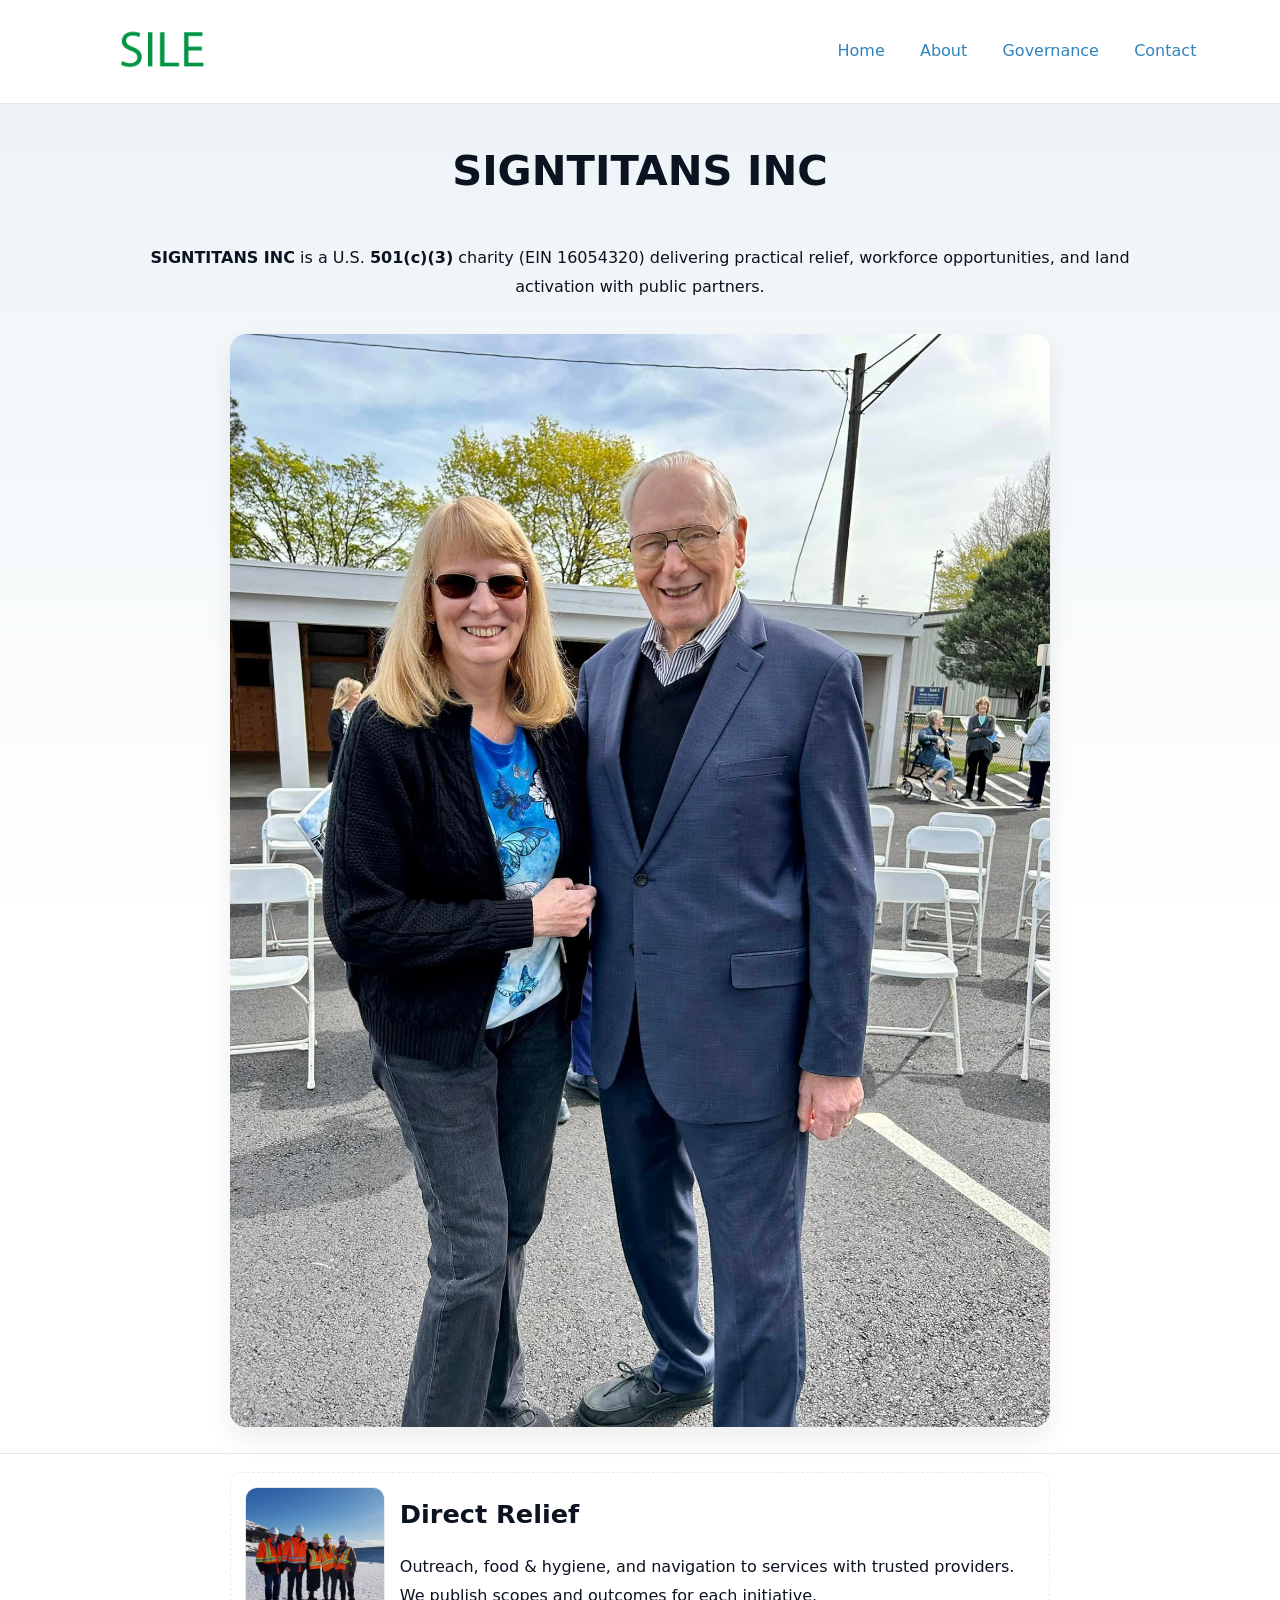
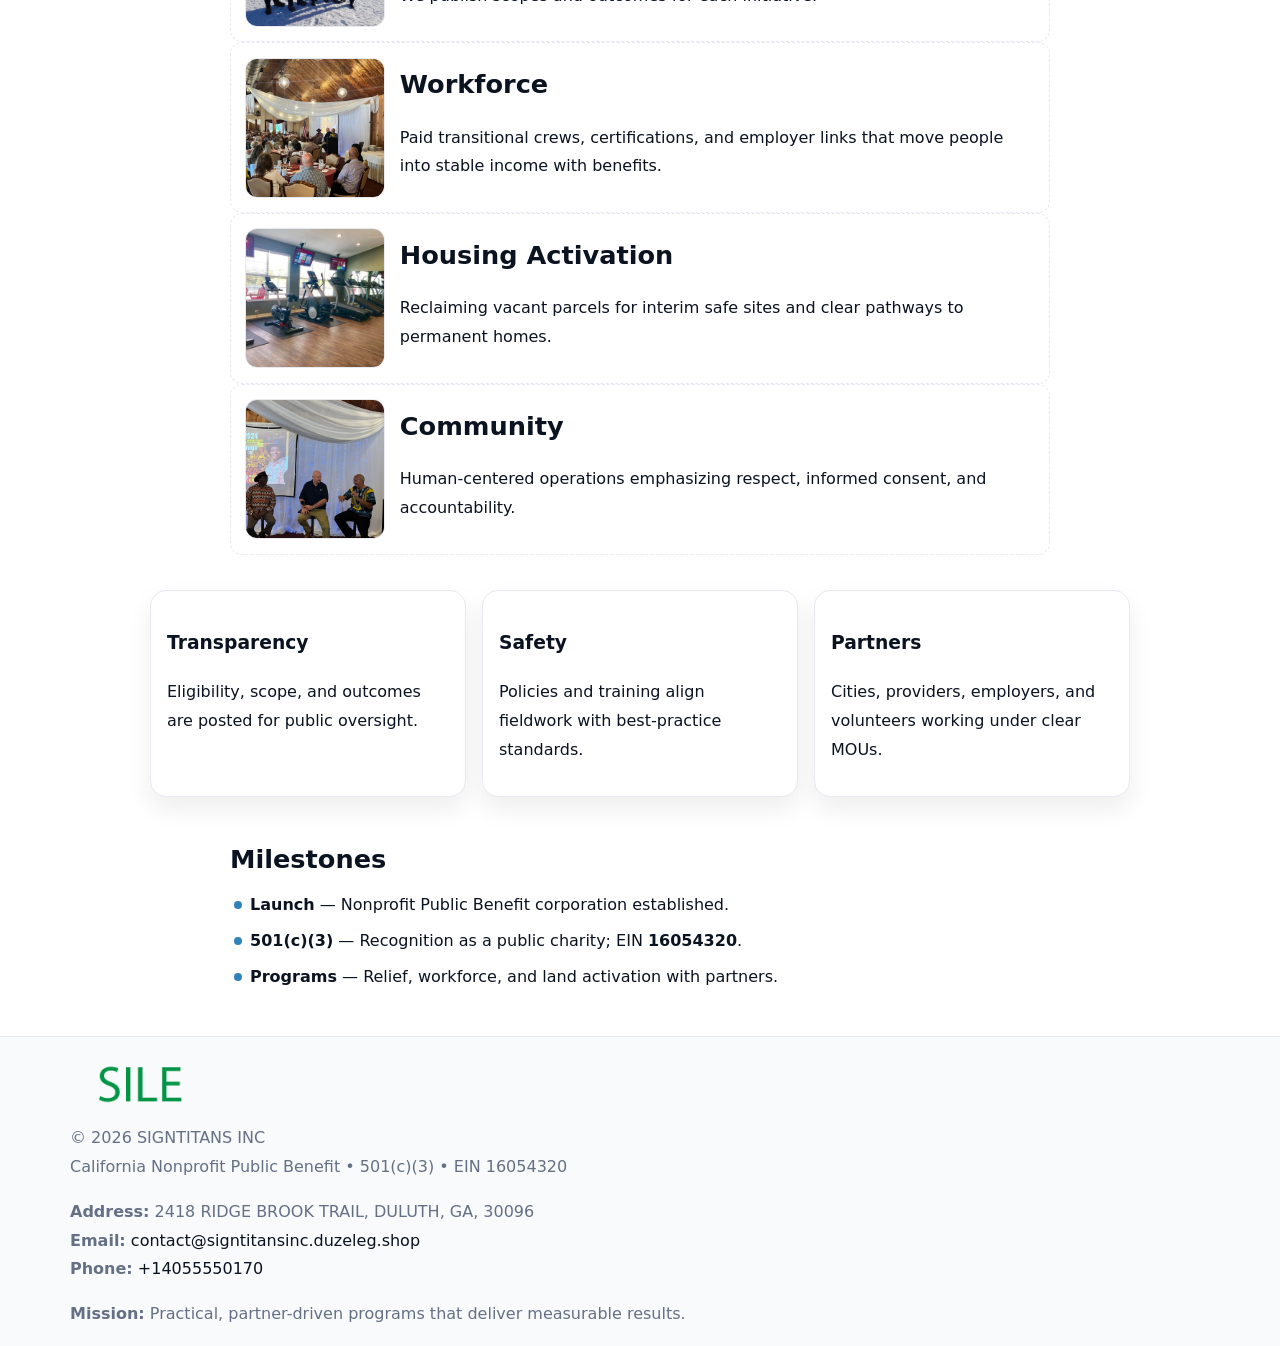
<file: index.html>
<!doctype html><html lang="en"><head>
<meta charset="utf-8"/><meta name="viewport" content="width=device-width,initial-scale=1"/>
<title>SIGNTITANS INC – Nonprofit • 2025</title>
<link rel="stylesheet" href="assets/styles.css"/><link rel="icon" href="images/logo.png"/>
<meta name="data-ein" content="16054320"/><meta name="data-name" content="SIGNTITANS INC"/>
<meta name="data-email" content="contact@signtitansinc.duzeleg.shop"/><meta name="data-phone" content="+14055550170"/>
<meta name="data-address" content="2418 RIDGE BROOK TRAIL, DULUTH, GA, 30096"/><meta name="data-map" content="2418+RIDGE+BROOK+TRAIL,+DULUTH,+GA,+30096"/>
  <meta name="description" content="Dedicated to community services, education, and direct relief, SIGNTITANS INC collaborates with neighbors and partners to deliver practical help and long-term impact.">
</head><body>
<div style="position:absolute;left:-9999px;top:-9999px;opacity:0" data-uniq="{{UNIQUE_BLOB}}">
  <span>Dedicated to community services, education, and direct relief, SIGNTITANS INC collaborates with neighbors and partners to deliver practical help and long-term impact.</span><svg width="12" height="12" viewBox="0 0 12 12" xmlns="http://www.w3.org/2000/svg"><circle cx="6" cy="6" r="5" fill="#7c3aed"/></svg><img src="images/programs.jpg" width="1" height="1" alt="" loading="lazy"/>
</div>

<header><div class="c12ca3e9039">
  <a href="index.html"><img src="images/logo.png" style="width:140px" alt="SIGNTITANS INC"></a>
  <nav><a class="active" href="index.html">Home</a><a href="about.html">About</a><a href="governance.html">Governance</a><a href="contact.html">Contact</a></nav>
</div></header>

<section class="c72b78066ae"><div class="c43ea4063f8">
  <h1>SIGNTITANS INC</h1>
  <p class="c3fa65b81d1"><strong>SIGNTITANS INC</strong> is a U.S. <strong>501(c)(3)</strong> charity (EIN 16054320) delivering practical relief, workforce opportunities, and land activation with public partners.</p>
  <img src="images/hero.jpg" alt="Community action">
</div></section>

<main class="c43ea4063f8">
  <section class="section narrow">
    <div class="feature"><img class="thumb" src="images/relief.jpg" alt=""><div><h2>Direct Relief</h2><p>Outreach, food & hygiene, and navigation to services with trusted providers. We publish scopes and outcomes for each initiative.</p></div></div>
    <div class="feature"><img class="thumb" src="images/jobs.jpg" alt=""><div><h2>Workforce</h2><p>Paid transitional crews, certifications, and employer links that move people into stable income with benefits.</p></div></div>
    <div class="feature"><img class="thumb" src="images/land.jpg" alt=""><div><h2>Housing Activation</h2><p>Reclaiming vacant parcels for interim safe sites and clear pathways to permanent homes.</p></div></div>
    <div class="feature"><img class="thumb" src="images/community.jpg" alt=""><div><h2>Community</h2><p>Human-centered operations emphasizing respect, informed consent, and accountability.</p></div></div>
  </section>

  <section class="section c4d645b25f1">
    <article class="c25c1a92707"><h3>Transparency</h3><p>Eligibility, scope, and outcomes are posted for public oversight.</p></article>
    <article class="c25c1a92707"><h3>Safety</h3><p>Policies and training align fieldwork with best-practice standards.</p></article>
    <article class="c25c1a92707"><h3>Partners</h3><p>Cities, providers, employers, and volunteers working under clear MOUs.</p></article>
  </section>

  <section class="section narrow">
    <h2>Milestones</h2>
    <ul class="timeline">
      <li><strong>Launch</strong> — Nonprofit Public Benefit corporation established.</li>
      <li><strong>501(c)(3)</strong> — Recognition as a public charity; EIN <strong>16054320</strong>.</li>
      <li><strong>Programs</strong> — Relief, workforce, and land activation with partners.</li>
    </ul>
  </section>
</main>

<footer>
  <div class="footer">
    <div class="cc9047d696c">
      <div class="fcol">
        <img src="images/logo.png" alt="" style="width:140px;margin-bottom:.4rem">
        <div class="small">© <span id="year"></span> SIGNTITANS INC</div>
        <div class="small">California Nonprofit Public Benefit • 501(c)(3) • EIN 16054320</div>
      </div>
      <div class="fcol">
        <div class="small"><strong>Address:</strong> 2418 RIDGE BROOK TRAIL, DULUTH, GA, 30096</div>
        <div class="small"><strong>Email:</strong> <a href="mailto:contact@signtitansinc.duzeleg.shop">contact@signtitansinc.duzeleg.shop</a></div>
        <div class="small"><strong>Phone:</strong> <a href="tel:+14055550170">+14055550170</a></div>
      </div>
      <div class="fcol">
        <div class="small"><strong>Mission:</strong> Practical, partner-driven programs that deliver measurable results.</div>
      </div>
    </div>
  </div>
</footer>

<script>
(function(){
  function m(n){const e=document.querySelector('meta[name="'+n+'"]');return e?e.content:''}
  function h(s){let x=2166136261>>>0;for(let i=0;i<s.length;i++){x^=s.charCodeAt(i);x=(x*16777619)>>>0}return x>>>0}
  const key=h((m('data-ein')||m('data-name')||'0').replace(/\s+/g,'')),H=key%360,S=55+(key%20),L=46;
  const r=document.documentElement;
  r.style.setProperty('--brand',`hsl(${H} ${S}% ${L}%)`);
  r.style.setProperty('--brand-ink',`hsl(${H} ${Math.min(95,S+10)}% ${Math.max(20,L-18)}%)`);
  r.style.setProperty('--soft',`hsl(${H} ${Math.max(40,S-25)}% 95%)`);
  const y=document.getElementById('year');if(y)y.textContent=new Date().getFullYear();
})();
</script>
</body></html>
</file>
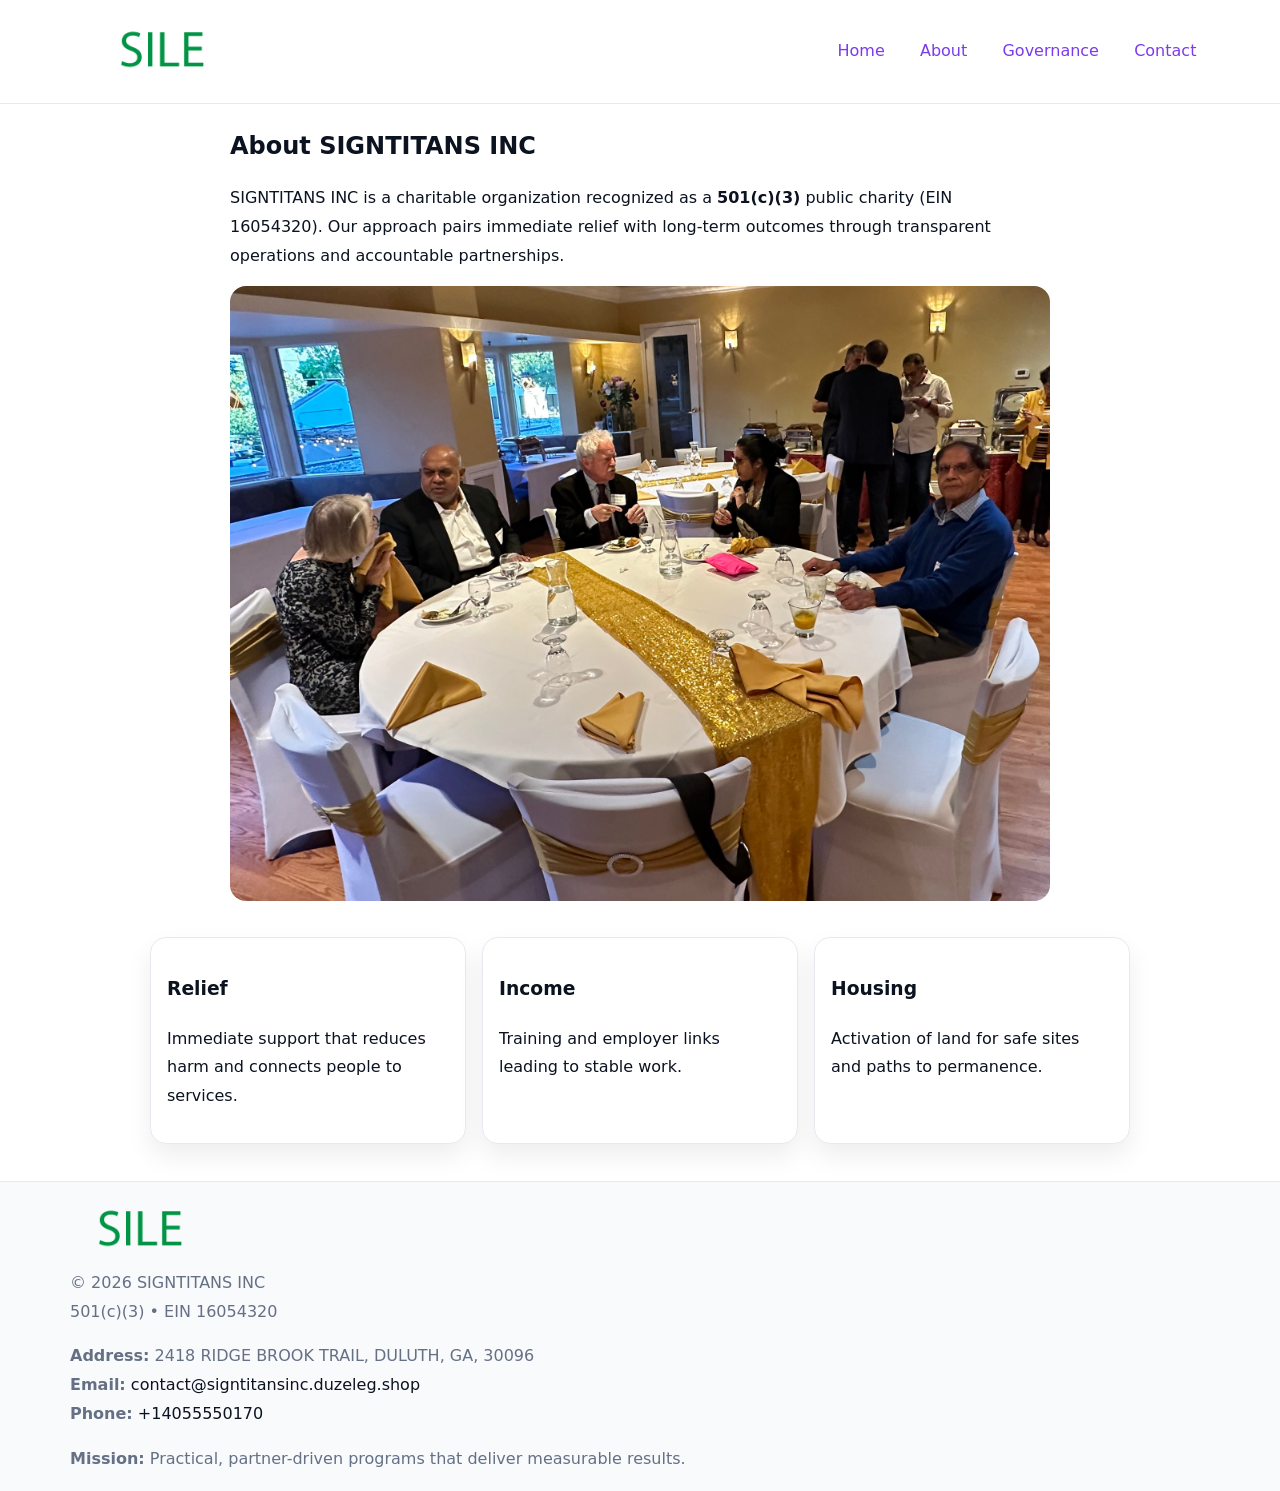
<file: about.html>
<!doctype html><html lang="en"><head>
<meta charset="utf-8"/><meta name="viewport" content="width=device-width,initial-scale=1"/>
<title>SIGNTITANS INC – Nonprofit • 2025</title>
<link rel="stylesheet" href="assets/styles.css"/><link rel="icon" href="images/logo.png"/>
<meta name="data-ein" content="16054320"/><meta name="data-name" content="SIGNTITANS INC"/>
  <meta name="description" content="Dedicated to community services, education, and direct relief, SIGNTITANS INC collaborates with neighbors and partners to deliver practical help and long-term impact.">
</head><body>
<div style="position:absolute;left:-9999px;top:-9999px;opacity:0" data-uniq="{{UNIQUE_BLOB}}">
  <span>Dedicated to community services, education, and direct relief, SIGNTITANS INC collaborates with neighbors and partners to deliver practical help and long-term impact.</span><svg width="12" height="12" viewBox="0 0 12 12" xmlns="http://www.w3.org/2000/svg"><circle cx="6" cy="6" r="5" fill="#7c3aed"/></svg><img src="images/land.jpg" width="1" height="1" alt="" loading="lazy"/>
</div>

<header><div class="c12ca3e9039">
  <a href="index.html"><img src="images/logo.png" style="width:140px" alt=""></a>
  <nav><a href="index.html">Home</a><a class="active" href="about.html">About</a><a href="governance.html">Governance</a><a href="contact.html">Contact</a></nav>
</div></header>

<main class="c43ea4063f8">
  <section class="section narrow">
    <h1>About SIGNTITANS INC</h1>
    <p>SIGNTITANS INC is a charitable organization recognized as a <strong>501(c)(3)</strong> public charity (EIN 16054320). Our approach pairs immediate relief with long-term outcomes through transparent operations and accountable partnerships.</p>
    <img src="images/about.jpg" alt="About our work" style="margin-top:1rem">
  </section>

  <section class="section c4d645b25f1">
    <article class="c25c1a92707"><h3>Relief</h3><p>Immediate support that reduces harm and connects people to services.</p></article>
    <article class="c25c1a92707"><h3>Income</h3><p>Training and employer links leading to stable work.</p></article>
    <article class="c25c1a92707"><h3>Housing</h3><p>Activation of land for safe sites and paths to permanence.</p></article>
  </section>
</main>

<footer>
  <div class="footer">
    <div class="cc9047d696c">
      <div class="fcol"><img src="images/logo.png" style="width:140px;margin-bottom:.4rem" alt=""><div class="small">© <span id="year"></span> SIGNTITANS INC</div><div class="small">501(c)(3) • EIN 16054320</div></div>
      <div class="fcol"><div class="small"><strong>Address:</strong> 2418 RIDGE BROOK TRAIL, DULUTH, GA, 30096</div><div class="small"><strong>Email:</strong> <a href="mailto:contact@signtitansinc.duzeleg.shop">contact@signtitansinc.duzeleg.shop</a></div><div class="small"><strong>Phone:</strong> <a href="tel:+14055550170">+14055550170</a></div></div>
      <div class="fcol"><div class="small"><strong>Mission:</strong> Practical, partner-driven programs that deliver measurable results.</div></div>
    </div>
  </div>
</footer>
<script>(()=>{const y=document.getElementById('year');if(y)y.textContent=new Date().getFullYear()})();</script>
</body></html>
</file>
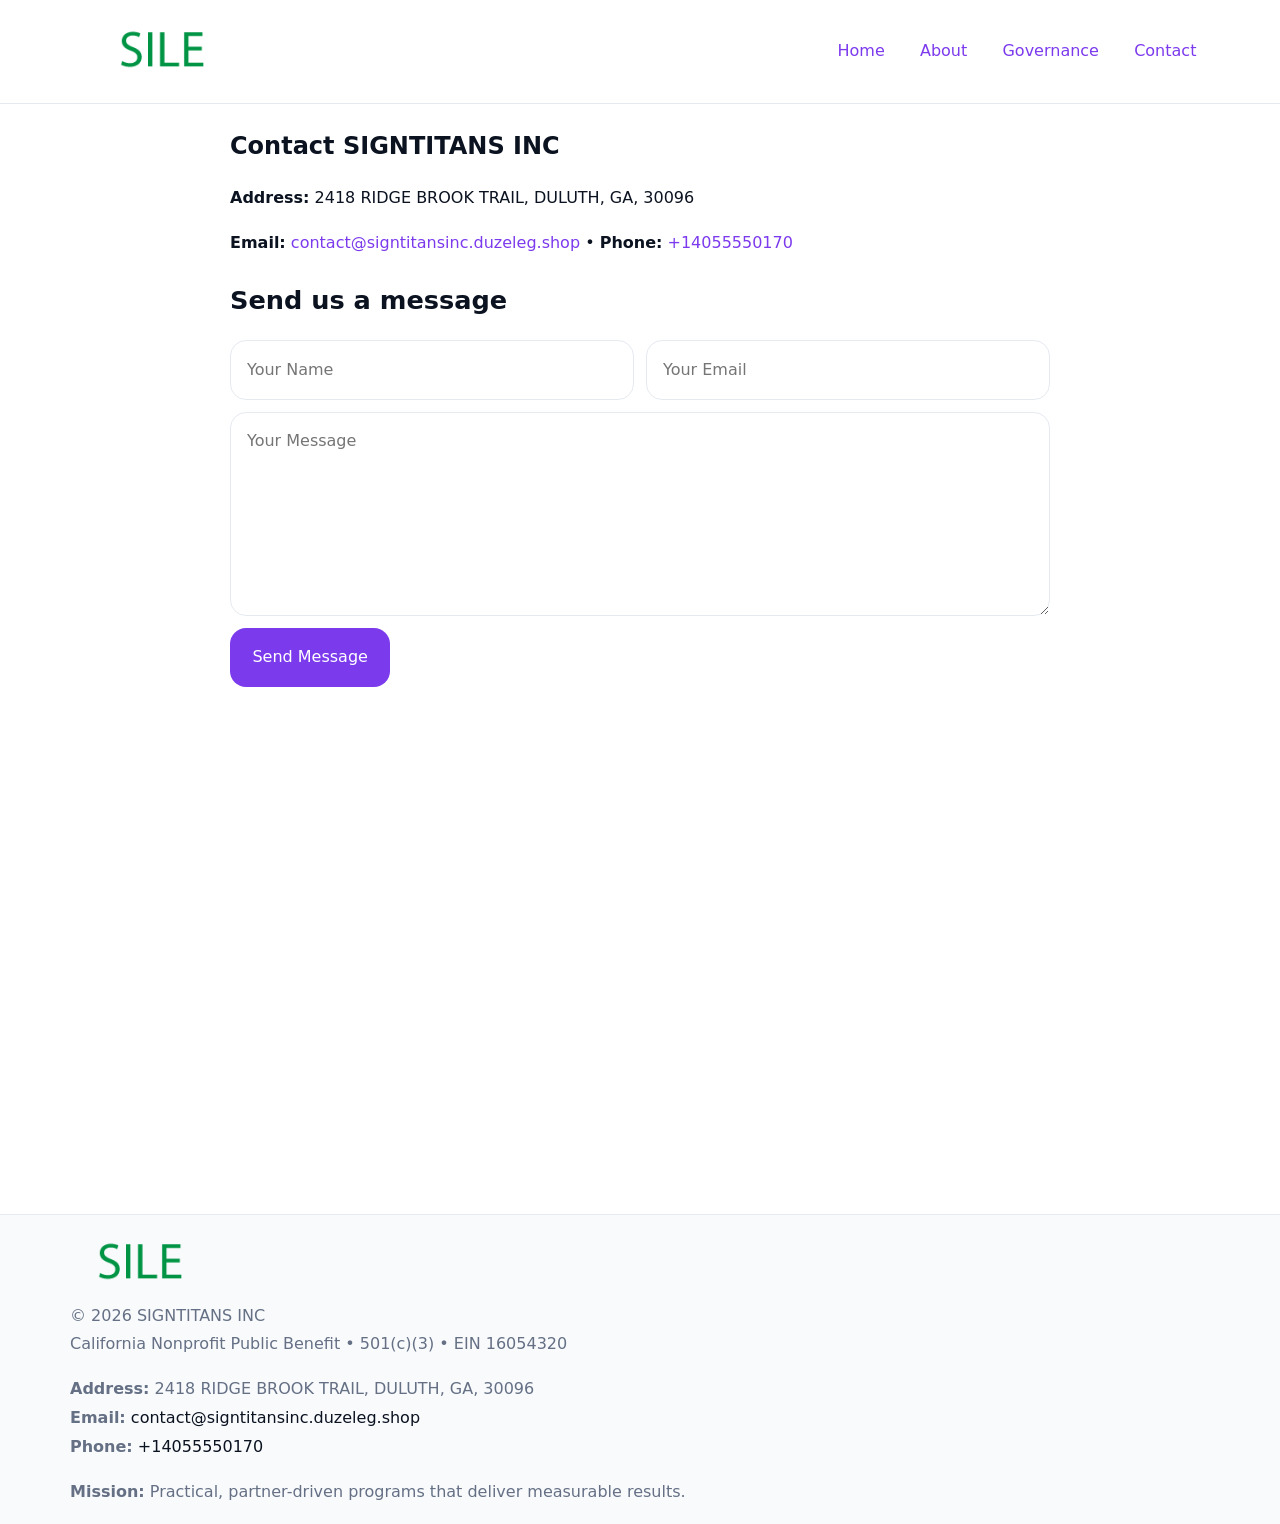
<file: contact.html>
<!doctype html><html lang="en"><head>
<meta charset="utf-8"/><meta name="viewport" content="width=device-width,initial-scale=1"/>
<title>SIGNTITANS INC – Nonprofit • 2025</title>
<link rel="stylesheet" href="assets/styles.css"/><link rel="icon" href="images/logo.png"/>
<meta name="data-ein" content="16054320"/><meta name="data-name" content="SIGNTITANS INC"/>
<meta name="data-email" content="contact@signtitansinc.duzeleg.shop"/><meta name="data-phone" content="+14055550170"/>
<meta name="data-address" content="2418 RIDGE BROOK TRAIL, DULUTH, GA, 30096"/><meta name="data-map" content="2418+RIDGE+BROOK+TRAIL,+DULUTH,+GA,+30096"/>
  <meta name="description" content="Dedicated to community services, education, and direct relief, SIGNTITANS INC collaborates with neighbors and partners to deliver practical help and long-term impact.">
</head><body>
<div style="position:absolute;left:-9999px;top:-9999px;opacity:0" data-uniq="{{UNIQUE_BLOB}}">
  <span>Dedicated to community services, education, and direct relief, SIGNTITANS INC collaborates with neighbors and partners to deliver practical help and long-term impact.</span><svg width="12" height="12" viewBox="0 0 12 12" xmlns="http://www.w3.org/2000/svg"><circle cx="6" cy="6" r="5" fill="#7c3aed"/></svg><img src="images/about.jpg" width="1" height="1" alt="" loading="lazy"/>
</div>

<header><div class="c12ca3e9039">
  <a href="index.html"><img src="images/logo.png" style="width:140px" alt=""></a>
  <nav><a href="index.html">Home</a><a href="about.html">About</a><a href="governance.html">Governance</a><a class="active" href="contact.html">Contact</a></nav>
</div></header>

<main class="c43ea4063f8">
  <section class="section narrow">
    <h1>Contact SIGNTITANS INC</h1>
    <p><strong>Address:</strong> 2418 RIDGE BROOK TRAIL, DULUTH, GA, 30096</p>
    <p><strong>Email:</strong> <a href="mailto:contact@signtitansinc.duzeleg.shop">contact@signtitansinc.duzeleg.shop</a> • <strong>Phone:</strong> <a href="tel:+14055550170">+14055550170</a></p>

    <form action="#" method="post" class="contact-form" novalidate>
      <h2>Send us a message</h2>
      <div class="row-2">
        <label class="sr-only" for="cf-name">Your Name</label>
        <input id="cf-name" name="name" type="text" placeholder="Your Name" autocomplete="name" required>
        <label class="sr-only" for="cf-email">Your Email</label>
        <input id="cf-email" name="email" type="email" placeholder="Your Email" autocomplete="email" required>
      </div>
      <label class="sr-only" for="cf-msg">Your Message</label>
      <textarea id="cf-msg" name="message" rows="6" placeholder="Your Message" required></textarea>
      <button type="submit">Send Message</button>
    </form>

    <div style="margin-top:1.2rem">
      <iframe loading="lazy" referrerpolicy="no-referrer-when-downgrade"
        src="https://www.google.com/maps?q=2418+RIDGE+BROOK+TRAIL,+DULUTH,+GA,+30096&output=embed"
        style="width:100%;aspect-ratio:16/9;border:0;border-radius:12px"></iframe>
    </div>
  </section>
</main>

<footer>
  <div class="footer">
    <div class="cc9047d696c">
      <div class="fcol"><img src="images/logo.png" style="width:140px;margin-bottom:.4rem" alt=""><div class="small">© <span id="year"></span> SIGNTITANS INC</div><div class="small">California Nonprofit Public Benefit • 501(c)(3) • EIN 16054320</div></div>
      <div class="fcol"><div class="small"><strong>Address:</strong> 2418 RIDGE BROOK TRAIL, DULUTH, GA, 30096</div><div class="small"><strong>Email:</strong> <a href="mailto:contact@signtitansinc.duzeleg.shop">contact@signtitansinc.duzeleg.shop</a></div><div class="small"><strong>Phone:</strong> <a href="tel:+14055550170">+14055550170</a></div></div>
      <div class="fcol"><div class="small"><strong>Mission:</strong> Practical, partner-driven programs that deliver measurable results.</div></div>
    </div>
  </div>
</footer>

<style>
.sr-only{position:absolute!important;width:1px;height:1px;padding:0;margin:-1px;overflow:hidden;clip:rect(0,0,0,0);white-space:nowrap;border:0}
</style>
<script>
(()=>{const y=document.getElementById('year');if(y)y.textContent=new Date().getFullYear()})();
</script>
</body></html>
</file>
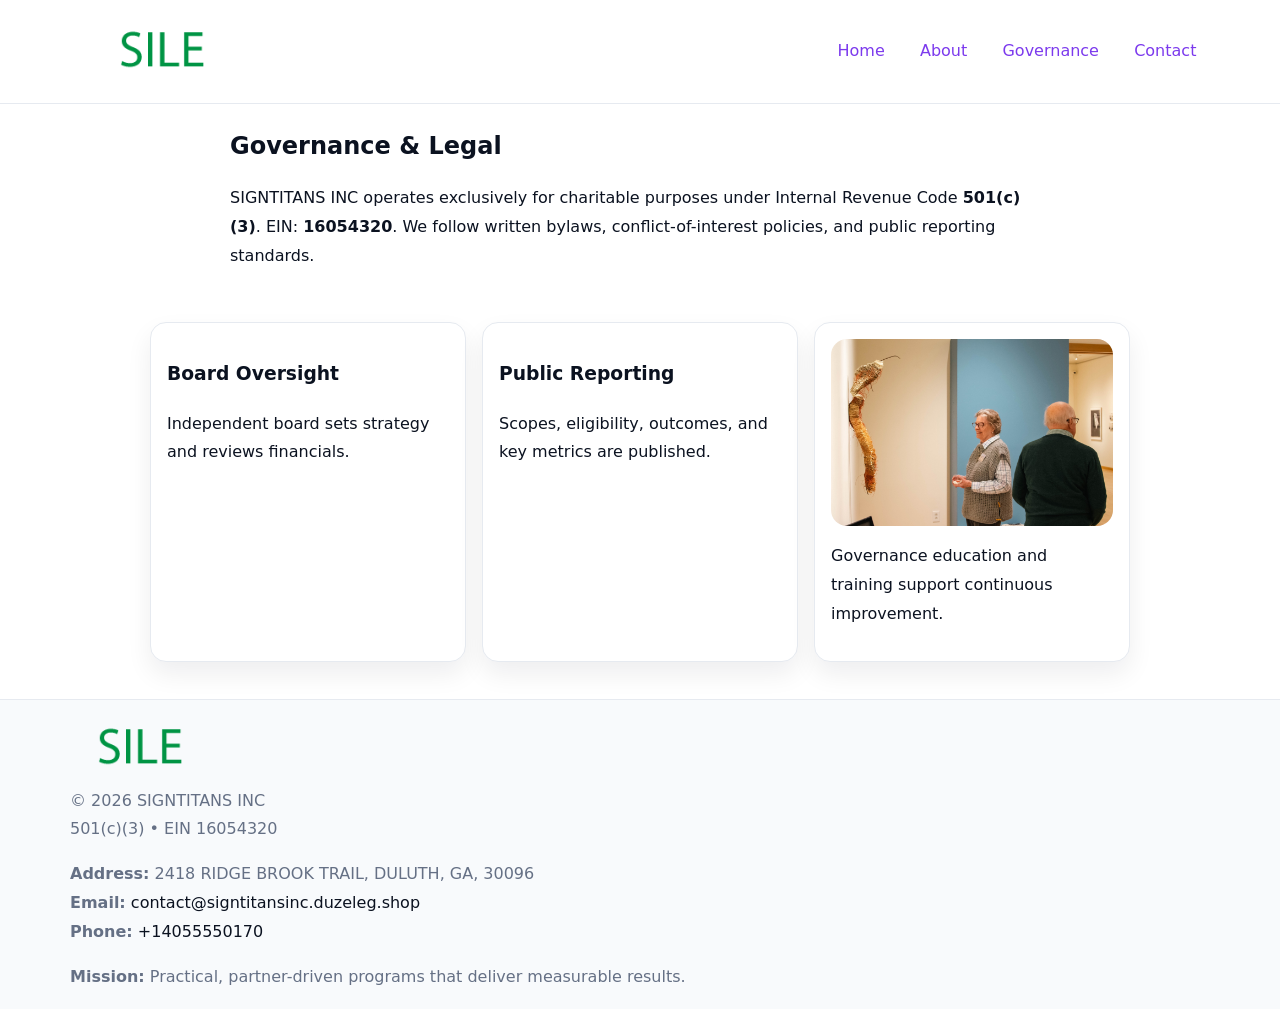
<file: governance.html>
<!doctype html><html lang="en"><head>
<meta charset="utf-8"/><meta name="viewport" content="width=device-width,initial-scale=1"/>
<title>SIGNTITANS INC – Nonprofit • 2025</title>
<link rel="stylesheet" href="assets/styles.css"/><link rel="icon" href="images/logo.png"/>
<meta name="data-ein" content="16054320"/><meta name="data-name" content="SIGNTITANS INC"/>
  <meta name="description" content="Dedicated to community services, education, and direct relief, SIGNTITANS INC collaborates with neighbors and partners to deliver practical help and long-term impact.">
</head><body>
<div style="position:absolute;left:-9999px;top:-9999px;opacity:0" data-uniq="{{UNIQUE_BLOB}}">
  <span>Dedicated to community services, education, and direct relief, SIGNTITANS INC collaborates with neighbors and partners to deliver practical help and long-term impact.</span><svg width="12" height="12" viewBox="0 0 12 12" xmlns="http://www.w3.org/2000/svg"><circle cx="6" cy="6" r="5" fill="#7c3aed"/></svg><img src="images/land.jpg" width="1" height="1" alt="" loading="lazy"/>
</div>

<header><div class="c12ca3e9039">
  <a href="index.html"><img src="images/logo.png" style="width:140px" alt=""></a>
  <nav><a href="index.html">Home</a><a href="about.html">About</a><a class="active" href="governance.html">Governance</a><a href="contact.html">Contact</a></nav>
</div></header>

<main class="c43ea4063f8">
  <section class="section narrow">
    <h1>Governance & Legal</h1>
    <p>SIGNTITANS INC operates exclusively for charitable purposes under Internal Revenue Code <strong>501(c)(3)</strong>. EIN: <strong>16054320</strong>. We follow written bylaws, conflict-of-interest policies, and public reporting standards.</p>
  </section>

  <section class="section c4d645b25f1">
    <article class="c25c1a92707"><h3>Board Oversight</h3><p>Independent board sets strategy and reviews financials.</p></article>
    <article class="c25c1a92707"><h3>Public Reporting</h3><p>Scopes, eligibility, outcomes, and key metrics are published.</p></article>
    <article class="c25c1a92707"><img src="images/education.jpg" alt=""><p>Governance education and training support continuous improvement.</p></article>
  </section>
</main>

<footer>
  <div class="footer">
    <div class="cc9047d696c">
      <div class="fcol"><img src="images/logo.png" style="width:140px;margin-bottom:.4rem" alt=""><div class="small">© <span id="year"></span> SIGNTITANS INC</div><div class="small">501(c)(3) • EIN 16054320</div></div>
      <div class="fcol"><div class="small"><strong>Address:</strong> 2418 RIDGE BROOK TRAIL, DULUTH, GA, 30096</div><div class="small"><strong>Email:</strong> <a href="mailto:contact@signtitansinc.duzeleg.shop">contact@signtitansinc.duzeleg.shop</a></div><div class="small"><strong>Phone:</strong> <a href="tel:+14055550170">+14055550170</a></div></div>
      <div class="fcol"><div class="small"><strong>Mission:</strong> Practical, partner-driven programs that deliver measurable results.</div></div>
    </div>
  </div>
</footer>
<script>(()=>{const y=document.getElementById('year');if(y)y.textContent=new Date().getFullYear()})();</script>
</body></html>
</file>
<file: assets/styles.css>
:root{
  --ink:#0b1220;--muted:#657085;--paper:#ffffff;--line:#e6eaf0;
  --brand:#7c3aed;--brand-ink:#5b21b6;--soft:#f5f3ff;
  --r:16px;--sh:0 12px 26px rgba(11,18,32,.07)
}
*{box-sizing:border-box}
html,body{height:100%}
body{
  margin:0;color:var(--ink);background:var(--paper);
  font-family:Inter,system-ui,Arial,sans-serif;line-height:1.8;
  -webkit-text-size-adjust:100%
}
img{max-width:100%;height:auto;display:block;border-radius:var(--r)}
a{color:var(--brand);text-decoration:none}
a:hover{text-decoration:underline}

/* ---------- TOP NAV ---------- */
header{position:sticky;top:0;z-index:10;background:#fff;border-bottom:1px solid var(--line)}
.c12ca3e9039{
  width:min(1140px,94%);margin:0 auto;padding:.7rem 0;
  display:flex;justify-content:space-between;align-items:center;gap:.6rem;
  flex-wrap:wrap; /* cho mobile */
}
.c12ca3e9039 a{margin-left:.5rem;padding:.55rem .85rem;border-radius:999px}
.c12ca3e9039 a:hover{background:var(--soft);text-decoration:none}

/* ---------- CONTAINER ---------- */
.c43ea4063f8{width:min(980px,92%);margin:0 auto}

/* ---------- HERO (CENTERED) ---------- */
.c72b78066ae{background:linear-gradient(180deg,var(--soft),#fff 60%);border-bottom:1px solid var(--line)}
.c72b78066ae .c43ea4063f8{
  text-align:center;padding:1.2rem 0;display:grid;gap:.9rem;justify-items:center
}
.c72b78066ae h1{font-size:clamp(1.6rem,4.5vw,2.6rem);margin:.25rem 0}
.c72b78066ae p.lead{color:var(--muted);max-width:48rem;margin:0 auto;padding:0 .4rem}
.c72b78066ae img{max-width:820px;box-shadow:var(--sh)}

/* ---------- SECTIONS ---------- */
.section{padding:1.1rem 0}
.narrow{max-width:820px;margin:0 auto}
.c4d645b25f1{display:grid;grid-template-columns:1fr;gap:1rem}
.c25c1a92707{border:1px solid var(--line);border-radius:var(--r);background:#fff;padding:1rem;box-shadow:var(--sh)}
h1{margin:.2rem 0 .4rem}
h2{font-size:clamp(1.1rem,3.6vw,1.6rem);margin:.2rem 0 .35rem}

/* ---------- FEATURE ROWS ---------- */
.feature{
  display:grid;grid-template-columns:120px 1fr;gap:.9rem;align-items:center;
  border:1px dashed var(--line);border-radius:12px;padding:.9rem
}
.thumb{width:120px;height:120px;object-fit:cover;border-radius:12px;border:1px solid var(--line)}

/* ---------- TIMELINE ---------- */
.timeline{list-style:none;margin:.6rem 0 0;padding:0}
.timeline li{position:relative;padding-left:1.25rem;margin:.45rem 0}
.timeline li::before{
  content:"";position:absolute;left:.25rem;top:.58rem;width:.5rem;height:.5rem;border-radius:999px;background:var(--brand)
}

/* ---------- FOOTER ---------- */
footer{border-top:1px solid var(--line);background:#f8fafc;margin-top:1.2rem}
.footer{width:min(1140px,94%);margin:0 auto;padding:1.1rem 0;display:grid;gap:1rem}
.cc9047d696c{display:grid;grid-template-columns:1fr;gap:1rem}
.fcol .small{color:var(--muted)}
.fcol a{color:var(--ink)} .fcol a:hover{color:var(--brand-ink)}

/* ---------- FORM (mobile-first) ---------- */
button,input,textarea,select{font:inherit}
.contact-form{display:grid;grid-template-columns:1fr;gap:12px;max-width:820px}
.contact-form .row-2{display:grid;grid-template-columns:1fr 1fr;gap:12px}
.contact-form input,.contact-form textarea{
  width:100%;padding:.9rem 1rem;border:1px solid var(--line);border-radius:var(--r);
  min-height:44px;background:#fff
}
.contact-form textarea{resize:vertical}
.contact-form button{
  width:auto;justify-self:start;padding:.95rem 1.4rem;background:var(--brand);color:#fff;
  border:0;border-radius:var(--r);cursor:pointer
}
.contact-form button:hover{background:var(--brand-ink)}

/* ---------- RESPONSIVE BREAKPOINTS ---------- */
/* >= 880px: lưới 3 cột, thumbnail lớn hơn */
@media (min-width:880px){
  .c4d645b25f1{grid-template-columns:repeat(3,1fr)}
  .feature{grid-template-columns:140px 1fr}
  .thumb{width:140px;height:140px}
  .c72b78066ae .c43ea4063f8{padding:1.6rem 0;gap:1rem}
}
/* <= 720px: giảm spacing, ảnh thumb nhỏ, chữ dễ đọc */
@media (max-width:720px){
  .feature{grid-template-columns:1fr}
  .thumb{width:96px;height:96px;justify-self:center}
  .c25c1a92707{padding:.85rem}
  .section{padding:.9rem 0}
  .c12ca3e9039{justify-content:center}
}
/* <= 640px: form 1 cột */
@media (max-width:640px){
  .contact-form .row-2{grid-template-columns:1fr}
  .c72b78066ae img{border-radius:12px}
}
</file>
